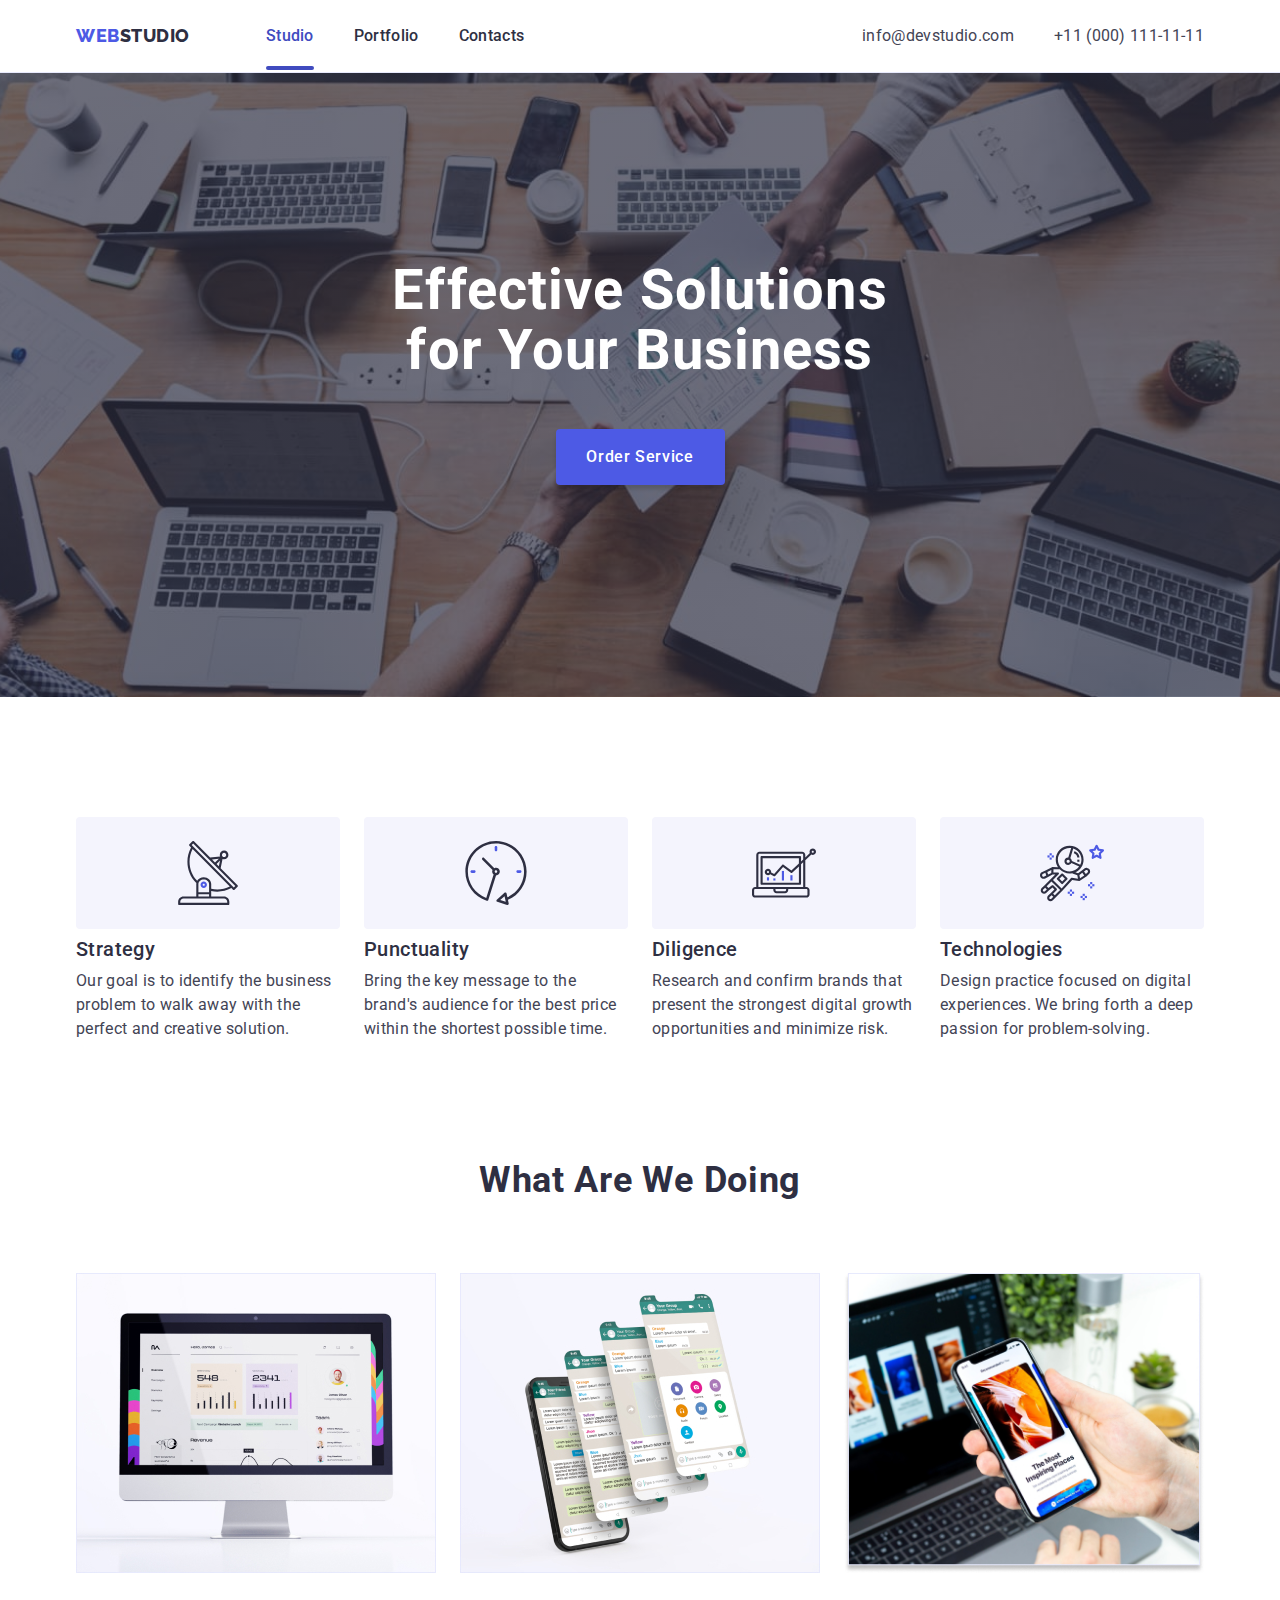
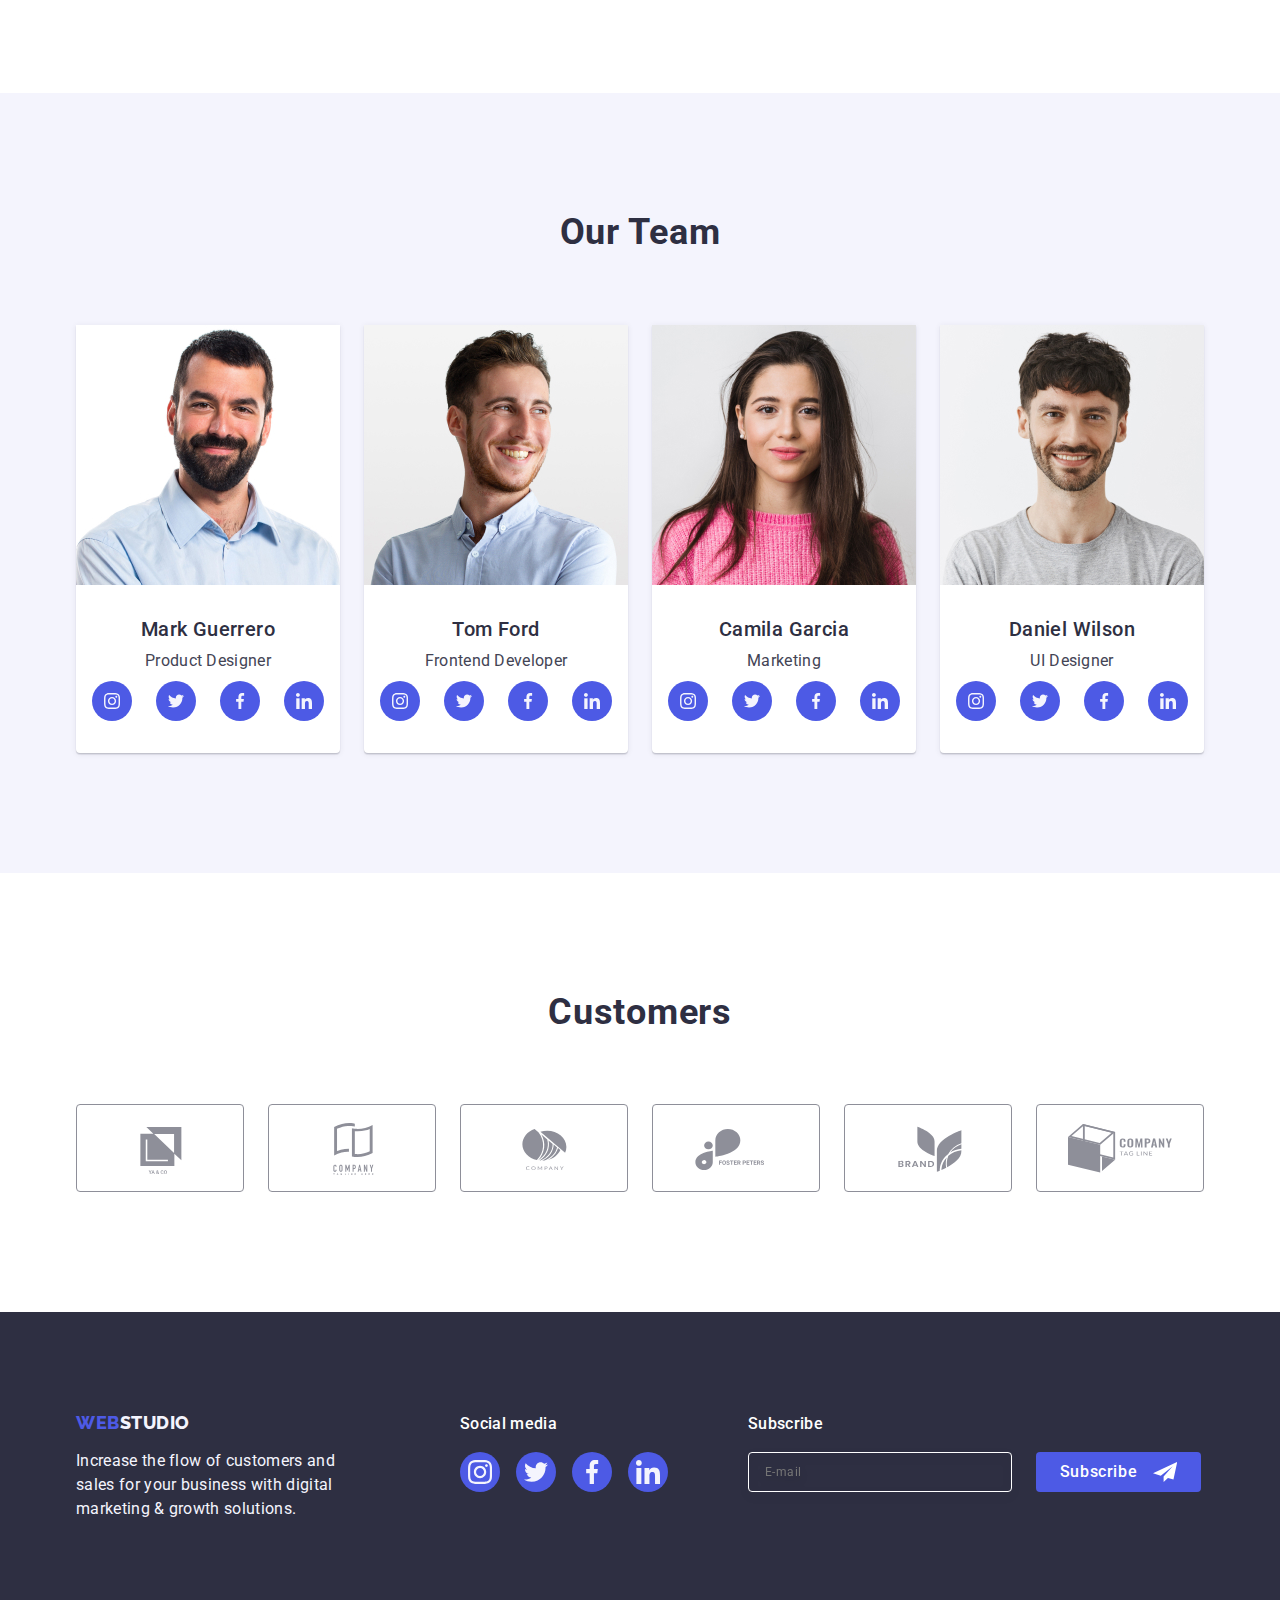
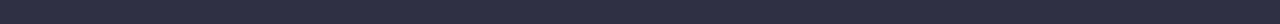
<file: index.html>
<!DOCTYPE html>
<html lang="en">
  <head>
    <meta charset="UTF-8" />
    <meta http-equiv="X-UA-Compatible" content="IE=edge" />
    <meta name="viewport" content="width=device-width, initial-scale=1.0" />
    <title>Document</title>
    <link rel="preconnect" href="https://fonts.googleapis.com">
<link rel="preconnect" href="https://fonts.gstatic.com" crossorigin>
<link href="https://fonts.googleapis.com/css2?family=Raleway:wght@800&family=Roboto:wght@400;500;700;900&display=swap" rel="stylesheet">
<link rel="stylesheet" href="https://cdnjs.cloudflare.com/ajax/libs/modern-normalize/1.1.0/modern-normalize.min.css">
<link rel="stylesheet" href="./css/styles.css">
  </head>
  <!-- Основа -->
  <body>
    <!-- header -->
    <header class="page-header header">
      <div class="container pege-header-conteiner">
        <nav class="page-nav">
          <a class="logo-web header-logo link header-logo" href="./index.html"> Web<span class="logo-studio link">Studio</span> </a>
          <ul class="menu list">
            <li class="menu-item">
              <a class="menu-link link  emphasis-link emphasis" href="./index.html">Studio</a>
            </li>
            <li class="menu-item">
              <a class="menu-link link" href="./portfolio.html">Portfolio</a>
            </li>
            <li class="menu-item">
              <a class="menu-link link" href="">Contacts</a>
            </li>
          </ul>
        </nav>
          <address class="contacts">
            <ul class="contact-nav list">
              <li class="contact-list">
                <a class="contact-info link" href="mailto:info@devstudio.com">info@devstudio.com</a>
              </li>
              <li class="contact-list">
                <a class="contact-info link" href="tel:+110001111111">+11 (000) 111-11-11</a>
              </li>
            </ul>
          </address>
      </div>
    </header>
    <!-- header -->
    <main>
      <!-- section1 -->
        <section class="general-section">
          <div class="container">
            <h1 class="title">Effective Solutions for Your Business</h1>
            <button class="model-btn" type="button" data-modal-open>Order Service</button>
          </div>
        </section>
        <!-- section2 -->
        <section class="general-species-list ">
          <div class="container">
            <h2 class="hiden-index">our advantages</h2>
          <ul class="species list">
            <li class="species-div">
                <div class="cosmo-icon">
                  <svg class="feature-icons" width="64" height="64"> 
                    <use href="./images/icons.svg#icon-antenna" ></use>
                </svg>
                </div>
              <h3 class="species-list" >Strategy</h3>
              <p class="species-list-item">
                Our goal is to identify the business problem to walk away with the perfect and
                creative solution.
              </p>
            </li>
            <li class="species-div">
              <div class="cosmo-icon">
                <svg class="feature-icons " width="64" height="64"> 
                  <use href="./images/icons.svg#icon-clock" ></use>
              </svg>
              </div>
              <h3 class="species-list">Punctuality</h3>
              <p class="species-list-item">
                Bring the key message to the brand's audience for the best price within the shortest
                possible time.
              </p>
            </li>
            <li class="species-div">
              <div class="cosmo-icon">
                <svg class="feature-icons " width="64" height="64"> 
                  <use href="./images/icons.svg#icon-diagram" ></use>
              </svg>
              </div>
              <h3 class="species-list">Diligence</h3>
              <p class="species-list-item">
                Research and confirm brands that present the strongest digital growth opportunities
                and minimize risk.
              </p>
            </li>
            <li class="species-div">
              <div class="cosmo-icon">
                <svg class="feature-icons " width="64" height="64"> 
                  <use href="./images/icons.svg#icon-astronaut" ></use>
              </svg>
              </div>
              <h3 class="species-list">Technologies</h3>
              <p class="species-list-item">
                Design practice focused on digital experiences. We bring forth a deep passion for
                problem-solving.
              </p>
            </li>
          </ul>
          </div>
        </section>
        <!-- section3 -->
      <section class="types-rob">
        <div class="types-work container">
          <h2 class="types-gen-title" >What are we doing</h2>
        <ul class=" types-list list">
          <li class="types-item">
            <img class="types-img" src="./images/monitor.jpg" alt="monitor" width="360" height="300" />
          </li>
          <li class="types-item">
            <img class="types-img" src="./images/story.jpg" alt="story" width="360" height="300" />
          </li>
          <li class="types-item">
            <img class="types-img" src="./images/phone.jpg" alt="phone" width="360" height="300" />
          </li>
        </ul>
        </div>
      </section>
      <!-- section4 -->
      <section class="piople-list">
        <div class="container">
          <h2 class="types-gen-title">Our Team</h2>
          <ul class="team list teim-employees">
            <li class="team-list">
              <img class="people-img" src="./images/markguerrero.jpg" alt="markg" width="264" height="260" />
              <div class="people-windows">
                <h3 class="people">Mark Guerrero</h3>
              <p class="people-work">Product Designer</p>
              <ul class="social-list list">
                <li class="social-list-item">
                  <a href="" class="social-list-link">
                    <svg class="social-list-icon" aria-label="instagram-icon" width="16" height="16">
                      <use href="./images/icons.svg#icon-instagram"></use>
                    </svg>
                  </a>
                </li>
                <li class="social-list-item">
                  <a href="" class="social-list-link">
                    <svg class="social-list-icon" aria-label="twitter-icon" width="16" height="16">
                      <use href="./images/icons.svg#icon-twitter"></use>
                    </svg>
                  </a>
                </li>
                <li class="social-list-item">
                  <a href="" class="social-list-link">
                    <svg class="social-list-icon" aria-label="facebook-icon" width="16" height="16">
                      <use href="./images/icons.svg#icon-facebook"></use>
                    </svg>
                  </a>
                </li>
                <li class="social-list-item">
                  <a href="" class="social-list-link">
                    <svg class="social-list-icon" aria-label="linkedin-icon" width="16" height="16">
                      <use href="./images/icons.svg#icon-linkedin"></use>
                    </svg>
                  </a>
                </li>
              </ul>
              </div>
            </li>
            <li class="team-list">
              <img class="people-img" src="./images/tomford.jpg" alt="tom" width="264" height="260" />
              <div class="people-windows">
                <h3 class="people">Tom Ford</h3>
              <p class="people-work">Frontend Developer</p>
              <ul class="social-list list">
                <li class="social-list-item">
                  <a href="" class="social-list-link">
                    <svg class="social-list-icon" aria-label="instagram-icon" width="16" height="16">
                      <use href="./images/icons.svg#icon-instagram"></use>
                    </svg>
                  </a>
                </li>
                <li class="social-list-item">
                  <a href="" class="social-list-link">
                    <svg class="social-list-icon" aria-label="twitter-icon" width="16" height="16">
                      <use href="./images/icons.svg#icon-twitter"></use>
                    </svg>
                  </a>
                </li>
                <li class="social-list-item">
                  <a href="" class="social-list-link">
                    <svg class="social-list-icon" aria-label="facebook-icon" width="16" height="16">
                      <use href="./images/icons.svg#icon-facebook"></use>
                    </svg>
                  </a>
                </li>
                <li class="social-list-item">
                  <a href="" class="social-list-link">
                    <svg class="social-list-icon" aria-label="linkedin-icon" width="16" height="16">
                      <use href="./images/icons.svg#icon-linkedin"></use>
                    </svg>
                  </a>
                </li>
              </ul>
              </div>
            </li>
            <li class="team-list">
              <img class="people-img" src="./images/camilagarcka.jpg" alt="camila" width="264" height="260" />
              <div class="people-windows">
                <h3 class="people">Camila Garcia</h3>
              <p class="people-work">Marketing</p>
              <ul class="social-list list">
                <li class="social-list-item">
                  <a href="" class="social-list-link">
                    <svg class="social-list-icon" aria-label="instagram-icon" width="16" height="16">
                      <use href="./images/icons.svg#icon-instagram"></use>
                    </svg>
                  </a>
                </li>
                <li class="social-list-item">
                  <a href="" class="social-list-link">
                    <svg class="social-list-icon" aria-label="twitter-icon" width="16" height="16">
                      <use href="./images/icons.svg#icon-twitter"></use>
                    </svg>
                  </a>
                </li>
                <li class="social-list-item">
                  <a href="" class="social-list-link">
                    <svg class="social-list-icon" aria-label="facebook-icon" width="16" height="16">
                      <use href="./images/icons.svg#icon-facebook"></use>
                    </svg>
                  </a>
                </li>
                <li class="social-list-item">
                  <a href="" class="social-list-link">
                    <svg class="social-list-icon" aria-label="linkedin-icon" width="16" height="16">
                      <use href="./images/icons.svg#icon-linkedin"></use>
                    </svg>
                  </a>
                </li>
              </ul>
              </div>
            </li>
            <li class="team-list">
              <img class="people-img" src="./images/danielwilson.jpg" alt="daniel" width="264" height="260" />
              <div class="people-windows">
                <h3 class="people">Daniel Wilson</h3>
              <p class="people-work">UI Designer</p>
              <ul class="social-list list">
                <li class="social-list-item ">
                  <a href="" class="social-list-link">
                    <svg class="social-list-icon" aria-label="instagram-icon" width="16" height="16">
                      <use href="./images/icons.svg#icon-instagram"></use>
                    </svg>
                  </a>
                </li>
                <li class="social-list-item">
                  <a href="" class="social-list-link">
                    <svg class="social-list-icon" aria-label="twitter-icon" width="16" height="16">
                      <use href="./images/icons.svg#icon-twitter"></use>
                    </svg>
                  </a>
                </li>
                <li class="social-list-item">
                  <a href="" class="social-list-link">
                    <svg class="social-list-icon" aria-label="facebook-icon" width="16" height="16">
                      <use href="./images/icons.svg#icon-facebook"></use>
                    </svg>
                  </a>
                </li>
                <li class="social-list-item">
                  <a href="" class="social-list-link">
                    <svg class="social-list-icon" aria-label="linkedin-icon" width="16" height="16">
                      <use href="./images/icons.svg#icon-linkedin"></use>
                    </svg>
                  </a>
                </li>
              </ul>
              </div>
            </li>
          </ul>
        </div>
      </section>
      <!-- section5 -->
      <section class="customers-title">
        <div class="container">
          <h2 class="customers-title-item types-gen-title">Customers</h2>
  <ul class="customers list link">
    <li class="customers-list">
      <a href="" class="customers-list-link">
        <svg class="customers-list-icon" width="104" height="56">
          <use href="./images/icons.svg#icon-logo1"></use>
        </svg>
      </a>
    </li>
    <li class="customers-list">
      <a href="" class="customers-list-link">
        <svg class="customers-list-icon" width="104" height="56" >
          <use href="./images/icons.svg#icon-logo2"></use>
        </svg>
      </a>
    </li>
    <li class="customers-list">
      <a href="" class="customers-list-link">
        <svg class="customers-list-icon" width="104" height="56">
          <use href="./images/icons.svg#icon-logo3"></use>
        </svg>
      </a>
    </li>
    <li class="customers-list">
      <a href="" class="customers-list-link">
        <svg class="customers-list-icon" width="104" height="56">
          <use href="./images/icons.svg#icon-logo4"></use>
        </svg>
      </a>
    </li>
    <li class="customers-list">
      <a href="" class="customers-list-link">
        <svg class="customers-list-icon" width="104" height="56">
          <use href="./images/icons.svg#icon-logo5"></use>
        </svg>
      </a>
    </li>
    <li class="customers-list">
      <a href="" class="customers-list-link">
        <svg class="customers-list-icon" width="104" height="56">
          <use href="./images/icons.svg#icon-logo6"></use>
        </svg>
      </a>
    </li>
  
  </ul>
        </div>
      </section>
    </main>
    <!-- footer -->
    <footer class="page-footer ">
      <div class="container footer-container ">
        <div class="footer-top-page">
          <a class="footer-logo logo-web link" href="./index.html"> Web<span class="logo-studio link logo-studio-footer">Studio</span> </a>      
        <p class="info-footer">
          Increase the flow of customers and sales for your business with digital marketing & growth
          solutions.
        </p>
        </div>
        <div class="footer-social-container">
          <p class="title-body-medium social-text">Social media</p>
          <ul class="social-list list social-list-footer">
            <li class="social-list-item">
              <a href="" class="social-list-link footer-color">
                <svg class="social-list-icon" aria-label="instagram-icon" width="24" height="24">
                  <use href="./images/icons.svg#icon-instagram"></use>
                </svg>
              </a>
            </li>
            <li class="social-list-item">
              <a href="" class="social-list-link footer-color">
                <svg class="social-list-icon" aria-label="twitter-icon" width="24" height="24">
                  <use href="./images/icons.svg#icon-twitter"></use>
                </svg>
              </a>
            </li>
            <li class="social-list-item">
              <a href="" class="social-list-link footer-color">
                <svg class="social-list-icon" aria-label="facebook-icon" width="24" height="24">
                  <use href="./images/icons.svg#icon-facebook"></use>
                </svg>
              </a>
            </li>
            <li class="social-list-item">
              <a href="" class="social-list-link footer-color">
                <svg class="social-list-icon" aria-label="linkedin-icon" width="24" height="24">
                  <use href="./images/icons.svg#icon-linkedin"></use>
                </svg>
              </a>
            </li>
          </ul>
        </div>
        <div class="footer-telegram">
<p class="footer-telegram-text">Subscribe</p>
<form class="footer-telegram-form">
  <label class="footer-telegram-form-label">
    <input class="footer-telegram-input" type="email" name="telegram"  placeholder="E-mail">
  </label>
  <button class="footer-telegram-button" type="submit">Subscribe
    <svg class="footer-telegram-svg" width="24" height="24">
      <use href="./images/icons.svg#icon-telegram-icon"></use>
    </svg>
  </button>
</form>
        </div>
      </div>
    </footer>
    <div class="backdrop is-hidden" data-modal>
      <div class="modal">
        <button type="button" class="modal-close-btn" data-modal-close>
          <svg class="model-close-icon" width="8" height="8">
            <use href="./images/icons.svg#icon-Vector"></use>
          </svg>
        </button>
        <p class="modal-text">Leave your contacts and we will call you back</p>
        <form class="form-container">
            <div class="form-part">
            <label for="user-name" class="form-part-title">Name</label>
            <div class="modal-form-input-desc">
              <input  type="text" name="user-name" id="user-name" class="form-part-text">
            <svg width="18" height="24" class="form-icon">
                <use href="./images/icons.svg#icon-name"></use>
            </svg>
          </div>
            </div>

            <div class="form-part">
            <label for="tel" class="form-part-title">Phone</label>
            <div class="modal-form-input-desc">
              <input type="tel" name="tel" id="tel" class="form-part-text">
              <svg width="18" height="24" class="form-icon">
                <use href="./images/icons.svg#icon-tel"></use>
              </svg>
            </div>
            </div>

            <div class="form-part">
            <label for="mail" class="form-part-title">Email</label>
            <div class="modal-form-input-desc">
              <input type="email" name="mail" id="mail" class="form-part-text">
            <svg width="18" height="24" class="form-icon"><use href="./images/icons.svg#icon-messenge"></use>
            </svg>
                
            
            </div>
            </div>

            <div class="form-part form-part-comment">
            <label for="user-comment" class="form-part-title">Comment</label>
            <textarea name="user-comment" id="user-comment" placeholder="Text input" class="comment-text"></textarea>
            </div>
  


            <div class="bottom-window-container">
                    <input type="checkbox" id="user-privacy" name="user-privacy" value="true" class="checkbox hiden-index">
                    <label  for="user-privacy" class="checkbox-item">
                      <span class="span-checkbox">
                        <svg width="10" height="8" class="accept-icon">
                          <use href="./images/icons.svg#icon-veki"></use>
                      </svg>
                      </span>
                      I accept the terms and conditions of the 
                       <a href="" class="link-policy"> Privacy Policy </a>
                    </label>
             
            </div>

            <button type="submit" class="button model-btn"><span class="modal-button-text">Send</span></button>
        </form>
       
      </div>
    </div>
    <script src="./js/modal.js"></script>
  </body>
</html>
</file>
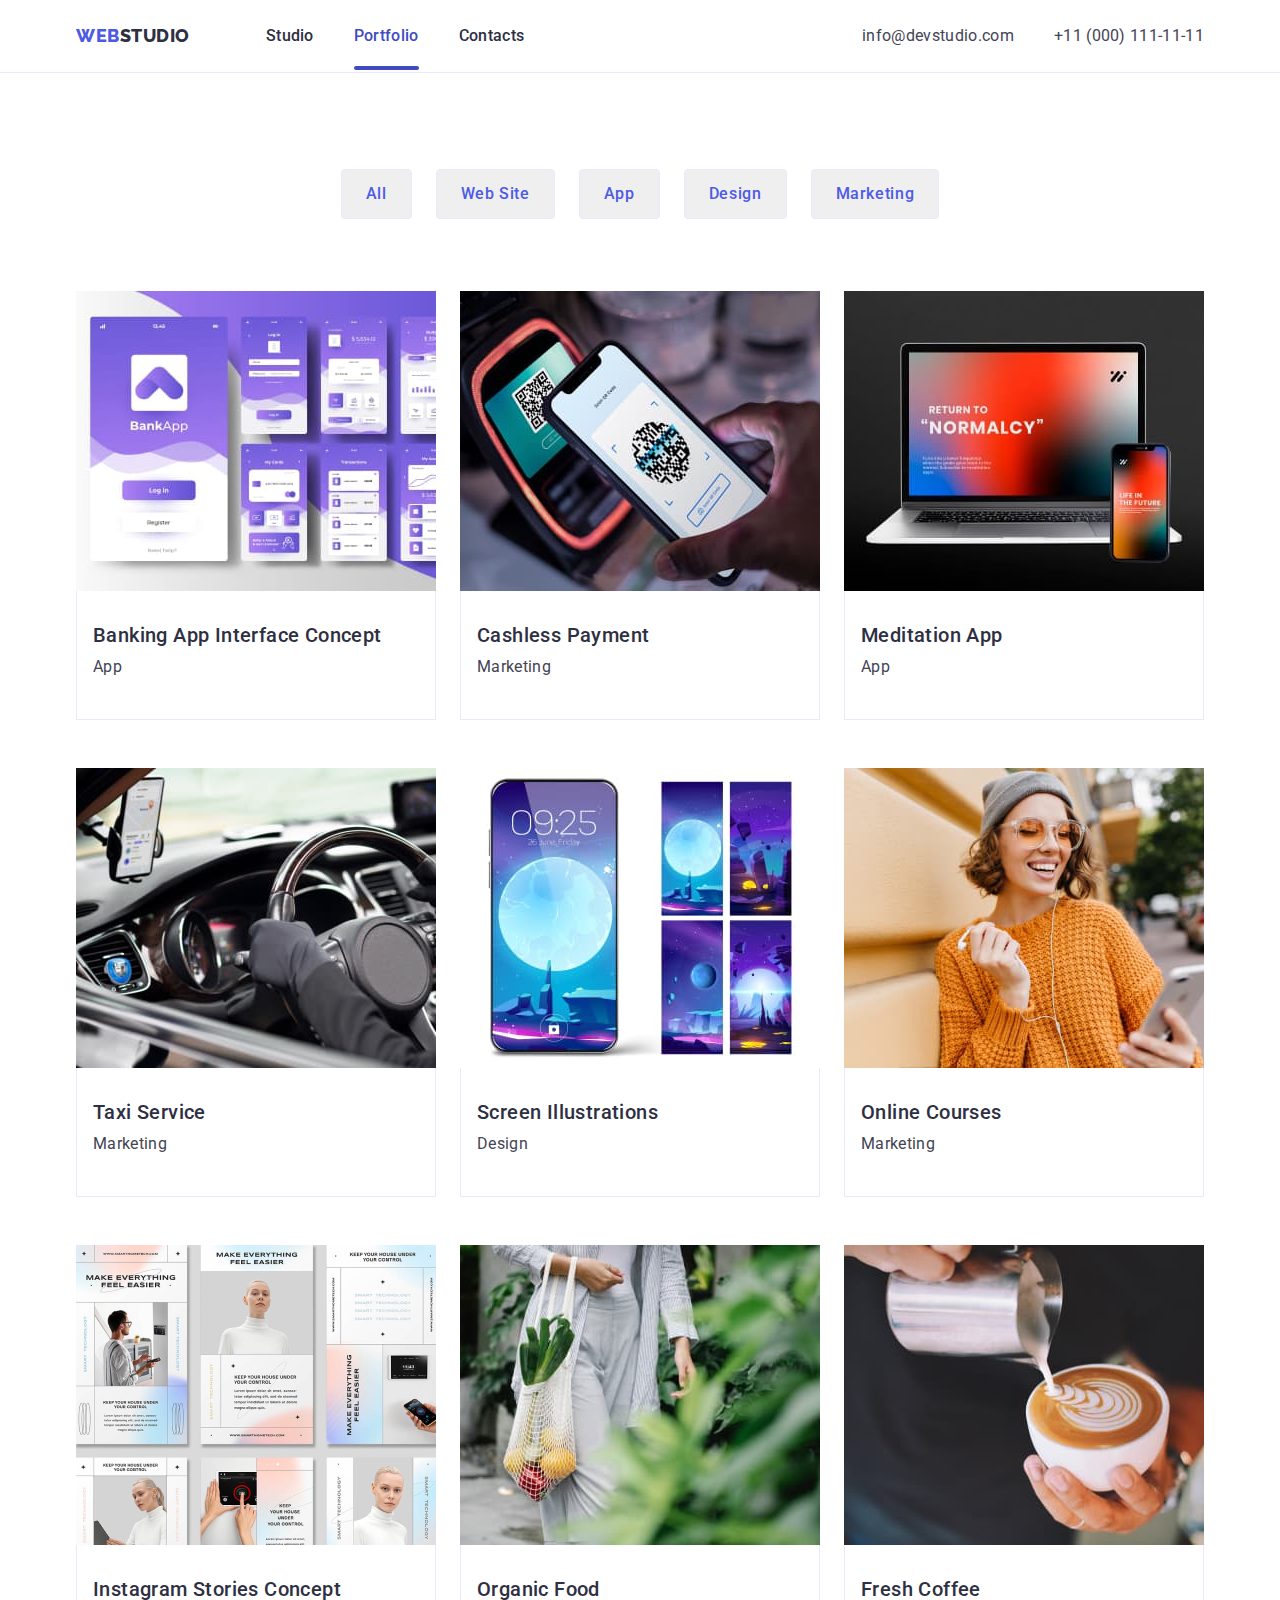
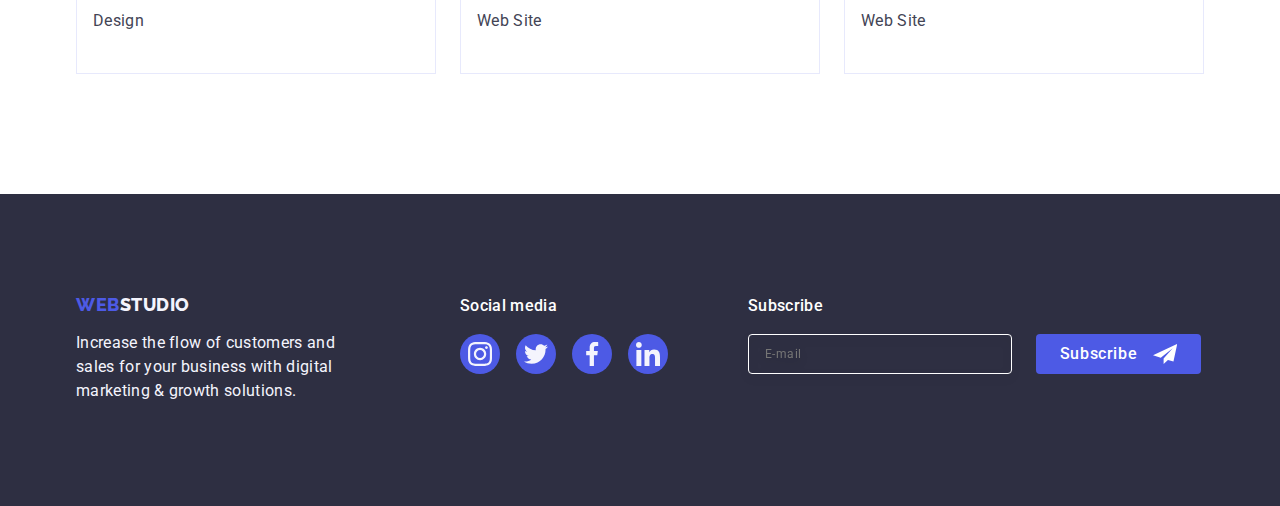
<file: portfolio.html>
<!DOCTYPE html>
<html lang="en">
  <head>
    <meta charset="UTF-8" />
    <meta http-equiv="X-UA-Compatible" content="IE=edge" />
    <meta name="viewport" content="width=device-width, initial-scale=1.0" />
    <title>Document</title>
    <link rel="preconnect" href="https://fonts.googleapis.com">
<link rel="preconnect" href="https://fonts.gstatic.com" crossorigin>
<link href="https://fonts.googleapis.com/css2?family=Raleway:wght@800&family=Roboto:wght@400;500;700;900&display=swap" rel="stylesheet">
<link rel="stylesheet" href="https://cdnjs.cloudflare.com/ajax/libs/modern-normalize/1.1.0/modern-normalize.min.css"><link rel="stylesheet" href="./css/styles.css">
  </head>
  <body>
    <header class="page-header">
      <div class="container pege-header-conteiner">
        <nav class="page-nav">
          <a class="logo-web header-logo link header-logo" href="./index.html"> Web<span class="logo-studio link">Studio</span> </a>
          <ul class="menu list">
            <li class="menu-item">
              <a class="menu-link link" href="./index.html">Studio</a>
            </li>
            <li class="menu-item">
              <a class="menu-link link  emphasis-link emphasis" href="./portfolio.html">Portfolio</a>
            </li>
            <li class="menu-item">
              <a class="menu-link link" href="">Contacts</a>
            </li>
          </ul>
        </nav>
          <address class="contacts">
            <ul class="contact-nav list">
              <li class="contact-list">
                <a class="contact-info link" href="mailto:info@devstudio.com">info@devstudio.com</a>
              </li>
              <li class="contact-list">
                <a class="contact-info link" href="tel:+110001111111">+11 (000) 111-11-11</a>
              </li>
            </ul>
          </address>
      </div>
    </header>
    <main class="portfolio">
      <section class="portfolio-button ">
        <div class="portfolio-gen container">
          <h1 class="hiden-index">hiden-index</h1>
        <ul class="list-button list">
          <li class="button-item">
            <button class="button-clik" type="button">All</button>
          </li>
          <li class="button-item">
            <button class="button-clik" type="button">Web Site</button>
          </li>
          <li class="button-item">
            <button class="button-clik" type="button">App</button>
          </li>
          <li class="button-item">
            <button class="button-clik" type="button">Design</button>
          </li>
          <li class="button-item">
            <button class="button-clik" type="button">Marketing</button>
          </li>
        </ul>
        <ul class="portfolio-two-list list">
            <li class="portfolio-item">
              <a class="portfolio-link link" href="">
                <div class="portfolio-img-overlay">
                  <img src="./images/interface.jpg" alt="interface" width="360">
                  <p class="overlay">14 Stylish and User-Friendly App Design Concepts · Task Manager App · Calorie Tracker App · Exotic Fruit Ecommerce App · Cloud Storage App</p>
                </div>
                <div class="portfolio-galery-list">
                  <h2 class="people" >Banking App Interface Concept</h2>
                <p class="people-work">App</p>
                </div>
              </a>
            </li>
            <li class="portfolio-item">
              <a class="portfolio-link link" href="">
                <div class="portfolio-img-overlay">
                  <img src="./images/app.jpg" alt="App" width="360">
                  <p class="overlay">14 Stylish and User-Friendly App Design Concepts · Task Manager App · Calorie Tracker App · Exotic Fruit Ecommerce App · Cloud Storage App</p>
                </div>
             <div class="portfolio-galery-list">
              <h2 class="people">Cashless Payment</h2>
              <p class="people-work">Marketing</p>
             </div> 
            </a>
            </li>
            <li class="portfolio-item">
              <a class="portfolio-link link" href="">
                <div class="portfolio-img-overlay">
                  <img src="./images/meditation.jpg" alt="Meditation" width="360">
                  <p class="overlay">14 Stylish and User-Friendly App Design Concepts · Task Manager App · Calorie Tracker App · Exotic Fruit Ecommerce App · Cloud Storage App</p>
                </div>
              <div class="portfolio-galery-list">
                <h2 class="people">Meditation App</h2>
              <p class="people-work">App</p>
              </div>
            </a>
            </li>
            <li class="portfolio-item">
              <a class="portfolio-link link" href="">
                <div class="portfolio-img-overlay">
                  <img src="./images/taxi.jpg" alt="Taxi Service" width="360">
                  <p class="overlay">14 Stylish and User-Friendly App Design Concepts · Task Manager App · Calorie Tracker App · Exotic Fruit Ecommerce App · Cloud Storage App</p>
                </div>
              <div class="portfolio-galery-list">
                <h2 class="people">Taxi Service</h2>
              <p class="people-work">Marketing</p>
              </div>
            </a>
            </li>
            <li class="portfolio-item">
              <a class="portfolio-link link" href="">
                <div class="portfolio-img-overlay">
                  <img src="./images/screen.jpg" alt="Screen Illustrations" width="360">
                  <p class="overlay">14 Stylish and User-Friendly App Design Concepts · Task Manager App · Calorie Tracker App · Exotic Fruit Ecommerce App · Cloud Storage App</p>
                </div>
             <div class="portfolio-galery-list">
              <h2 class="people">Screen Illustrations</h2>
              <p class="people-work">Design</p>
             </div>
            </a>
            </li>
            <li class="portfolio-item">
              <a class="portfolio-link link" href="">
                <div class="portfolio-img-overlay">
                  <img src="./images/onlinecou.jpg" alt="Online Courses" width="360">
                  <p class="overlay">14 Stylish and User-Friendly App Design Concepts · Task Manager App · Calorie Tracker App · Exotic Fruit Ecommerce App · Cloud Storage App</p>
                </div>
              <div class="portfolio-galery-list">
                <h2 class="people">Online Courses</h2>
              <p class="people-work">Marketing</p>
              </div>
            </a>
            </li>
            <li class="portfolio-item">
              <a class="portfolio-link link" href="">
                <div class="portfolio-img-overlay">
                  <img src="./images/insstories.jpg" alt="Instagram Stories Concept" width="360">
                  <p class="overlay">14 Stylish and User-Friendly App Design Concepts · Task Manager App · Calorie Tracker App · Exotic Fruit Ecommerce App · Cloud Storage App</p>
                </div>
              <div class="portfolio-galery-list">
                <h2 class="people">Instagram Stories Concept</h2>
              <p class="people-work">Design</p>
              </div>
            </a>
            </li>
            <li class="portfolio-item">
              <a class="portfolio-link link" href="">
                <div class="portfolio-img-overlay">
                  <img src="./images/organic.jpg" alt="Organic Food" width="360">
                  <p class="overlay">14 Stylish and User-Friendly App Design Concepts · Task Manager App · Calorie Tracker App · Exotic Fruit Ecommerce App · Cloud Storage App</p>
                </div>
              <div class="portfolio-galery-list">
                <h2 class="people">Organic Food</h2>
              <p class="people-work">Web Site</p>
              </div>
            </a>
            </li>
            <li class="portfolio-item">
              <a class="portfolio-link link" href="">
                <div class="portfolio-img-overlay">
                  <img src="./images/coffee.jpg" alt="Fresh Coffee" width="360">
                  <p class="overlay">14 Stylish and User-Friendly App Design Concepts · Task Manager App · Calorie Tracker App · Exotic Fruit Ecommerce App · Cloud Storage App</p>
                </div>
              <div class="portfolio-galery-list">
                <h2 class="people">Fresh Coffee</h2>
              <p class="people-work">Web Site</p>
              </div>
              </a>            
            </li>
        </ul>
        </div>
      </section>
    </main>
        <!-- footer -->
        <footer class="page-footer ">
          <div class="container footer-container ">
            <div class="footer-top-page">
              <a class="footer-logo logo-web link" href="./index.html"> Web<span class="logo-studio link logo-studio-footer">Studio</span> </a>      
            <p class="info-footer">
              Increase the flow of customers and sales for your business with digital marketing & growth
              solutions.
            </p>
            </div>
            <div class="footer-social-container">
              <p class="title-body-medium social-text">Social media</p>
              <ul class="social-list list social-list-footer">
                <li class="social-list-item">
                  <a href="" class="social-list-link footer-color">
                    <svg class="social-list-icon" aria-label="instagram-icon" width="24" height="24">
                      <use href="./images/icons.svg#icon-instagram"></use>
                    </svg>
                  </a>
                </li>
                <li class="social-list-item">
                  <a href="" class="social-list-link footer-color">
                    <svg class="social-list-icon" aria-label="twitter-icon" width="24" height="24">
                      <use href="./images/icons.svg#icon-twitter"></use>
                    </svg>
                  </a>
                </li>
                <li class="social-list-item">
                  <a href="" class="social-list-link footer-color">
                    <svg class="social-list-icon" aria-label="facebook-icon" width="24" height="24">
                      <use href="./images/icons.svg#icon-facebook"></use>
                    </svg>
                  </a>
                </li>
                <li class="social-list-item">
                  <a href="" class="social-list-link footer-color">
                    <svg class="social-list-icon" aria-label="linkedin-icon" width="24" height="24">
                      <use href="./images/icons.svg#icon-linkedin"></use>
                    </svg>
                  </a>
                </li>
              </ul>
            </div>
            <div class="footer-telegram">
    <p class="footer-telegram-text">Subscribe</p>
    <form class="footer-telegram-form">
      <label class="footer-telegram-form-label">
        <input class="footer-telegram-input" type="email" name="telegram"  placeholder="E-mail">
      </label>
      <button class="footer-telegram-button" type="submit">Subscribe
        <svg class="footer-telegram-svg" width="24" height="24">
          <use href="./images/icons.svg#icon-telegram-icon"></use>
        </svg>
      </button>
    </form>
            </div>
          </div>
        </footer>
  </body>
</html>
</file>
<file: css/styles.css>
body {
  font-family: 'Roboto', sans-serif;

  color: #434455;
  background-color: var(--white);
}
.list {
  list-style: none;
}
.link {
  text-decoration: none;
}
:root {
  --white: #ffffff;
  --transition-duration-and-funk: 250ms cubic-bezier(0.4, 0, 0.2, 1);
  --color-span:#404bbf;
  --span-border:none;
  --span-fill:#ffffff;
}

button {
  cursor: pointer;
}

h1,
h2,
h3,
h4,
p {
  margin-top: 0;
  margin-bottom: 0;
}

ul,
ol {
  margin-top: 0;
  margin-bottom: 0;
  padding-left: 0;
}

img {
  display: block;
}
.container {
  width: 1158px;
  margin-left: auto;
  margin-right: auto;
  padding-left: 15px;
  padding-right: 15px;
  margin: 0 auto;
}
.header {
  box-shadow: 0px 2px 1px rgba(46, 47, 66, 0.08), 0px 1px 1px rgba(46, 47, 66, 0.16),
    0px 1px 6px rgba(46, 47, 66, 0.08);
}
/* header */
.emphasis::after {
  position: absolute;
  content: '';
  display: block;
  width: 100%;
  height: 4px;
  background-color: #404BBF;
  border-radius: 2px;
  left: 0;
  bottom: -1px;
}

.page-header {
  padding-top: 24px;
  padding-bottom: 24px;
  border-bottom: 1px solid #e7e9fc;
}
.pege-header-conteiner {
  display: flex;
  align-items: center;
}
.menu {
  display: flex;
  align-items: center;
  gap: 40px;
}
.page-nav {
  display: flex;
  align-items: center;
}
.menu-link {
  padding-top: 24px;
  padding-bottom: 24px;
  transition: color var(--transition-duration-and-funk);
}

.menu-link:hover,
.menu-link:focus {
  color: #404bbf;
}
.contacts {
  margin-left: auto;
}
.contact-info {
  font-family: 'Roboto', sans-serif;
  font-style: normal;
  font-weight: 400;
  font-size: 16px;
  line-height: 24px;
  letter-spacing: 0.02em;
  color: #434455;
  transition: color var(--transition-duration-and-funk);
}
.contact-info:hover,
.contact-info:focus {
  color: #404bbf;
}

.contact-nav {
  display: flex;
  gap: 40px;
  align-items: center;
}
.header-logo {
  margin-right: 76px;
}

.logo-studio {
  font-family: 'Raleway', sans-serif;
  font-weight: 800;
  font-size: 18px;
  line-height: 1.17;
  letter-spacing: 0.03em;
  text-transform: uppercase;
  color: #2e2f42;
}
.logo-web {
  font-family: 'Raleway', sans-serif;
  font-weight: 800;
  font-size: 18px;
  line-height: 1.17;
  letter-spacing: 0.03em;
  text-transform: uppercase;
  color: #4d5ae5;
  display: inline-block;
}
.menu-link {
  font-family: 'Roboto', sans-serif;
  font-style: normal;
  font-weight: 500;
  font-size: 16px;
  line-height: 1.5;
  letter-spacing: 0.02em;
  color: #2e2f42;
}
.emphasis-link {
  padding: 24px 0 24px 0;
  position: relative;
  color: #404bbf;
}
/* main */
/*section1*/
.general-section {
  background: #2e2f42;
  margin-top: 0;
  margin-bottom: 0;
  padding: 188px 0 188px 0;
  text-align: center;
  max-width: 1440px;
  margin: 0 auto;
  background-image: linear-gradient(rgba(46, 47, 66, 0.7), rgba(46, 47, 66, 0.7)),
    url('../images/hero.jpg');
  background-repeat: no-repeat;
  background-position: center;
  background-size: cover;
}

.title {
  font-family: 'Roboto', sans-serif;
  font-style: normal;
  line-height: 1.07;
  text-align: center;
  letter-spacing: 0.02em;
  color: white;
  margin-bottom: 48px;
  max-width: 496px;
  margin-left: auto;
  margin-right: auto;
  font-size: 56px;
}
.model-btn {
  display: block;
  color: var(--white);
  background-color: #4d5ae5;
  font-family: 'Roboto', sans-serif;
  font-size: 16px;
  font-weight: 500;
  line-height: 1.5;
  letter-spacing: 0.04em;
  list-style: none;
  border-color: #4d5ae5;
  border-radius: 4px;
  padding: 16px 32px;
  min-width: 169px;
  margin-left: auto;
  margin-right: auto;
  padding: 0;
  height: 56px;
  border: none;
  transition: background-color 250ms cubic-bezier(0.4, 0, 0.2, 1);
}
.model-btn:hover,
.model-btn:focus {
  background-color: #404bbf;
  color: var(--white);
  border: none;
}
/* section2 */
.general-species-list {
  padding-top: 120px;
  padding-bottom: 120px;
}
.feature-icons {
  display: flex;
  justify-content: center;
  column-gap: 24px;
}
.cosmo-icon {
  display: flex;
  justify-content: center;
  align-items: center;
  width: 264px;
  height: 112px;
  background-color: #f4f4fd;
  border-radius: 4px;
  margin-bottom: 8px;
}
.hiden-index {
  position: absolute;
  width: 1px;
  height: 1px;
  margin: -1px;
  border: 0;
  padding: 0;
  white-space: nowrap;
  clip-path: inset(100%);
  clip: rect(0 0 0 0);
  overflow: hidden;
}
.species {
  display: flex;
  gap: 24px;
}
.species-list {
  font-family: 'Roboto', sans-serif;
  font-style: normal;
  font-weight: 500;
  font-size: 20px;
  line-height: 1.2;
  letter-spacing: 0.02em;
  color: #2e2f42;
  margin-bottom: 8px;
}
.species-list-item {
  font-family: 'Roboto', sans-serif;
  font-style: normal;
  font-weight: 400;
  font-size: 16px;
  line-height: 1.5;
  letter-spacing: 0.02em;
  color: #434455;
}
.species-div {
  width: calc((100% - 72px) / 4);
}
/* section3 */
.types-gen-title {
  font-family: 'Roboto', sans-serif;
  font-style: normal;
  font-weight: 700;
  font-size: 36px;
  line-height: 1.11;
  text-align: center;
  letter-spacing: 0.02em;
  text-transform: capitalize;
  color: #2e2f42;
  margin-bottom: 72px;
}

.types-list {
  display: flex;
  gap: 24px;
  border-radius: 0px 0px 4px 4px;
}

.types-rob {
  padding-bottom: 120px;
}
/* section4 */
.people-windows {
  padding: 32px 0;
  text-align: center;
}
.people {
  font-family: 'Roboto', sans-serif;
  font-style: normal;
  font-weight: 500;
  font-size: 20px;
  line-height: 1.2;
  letter-spacing: 0.02em;
  color: #2e2f42;
  margin-bottom: 8px;
}
.people-work {
  font-family: 'Roboto', sans-serif;
  font-style: normal;
  font-weight: 400;
  font-size: 16px;
  line-height: 1.5;
  letter-spacing: 0.02em;
  color: #434455;
  margin-bottom: 8px;
}
.team-list {
  flex-basis: calc((100% - 3 * 24px) / 4);
  background-color: #ffffff;
  border-radius: 0 0 4px 4px;
  box-shadow: 0px 2px 1px rgba(46, 47, 66, 0.08), 0px 1px 1px rgba(46, 47, 66, 0.16),
    0px 1px 6px rgba(46, 47, 66, 0.08);
}

.team {
  background-color: #f4f4fd;
  display: flex;
  gap: 24px;
}
.piople-list {
  background-color: #f4f4fd;
  padding: 120px 0;
}
.social-list {
  display: flex;
  justify-content: center;
  gap: 24px;
}
.social-list-link {
  display: flex;
  justify-content: center;
  align-items: center;
  width: 40px;
  height: 40px;
  border-radius: 50%;
  background-color: #4d5ae5;
  transition: background-color var(--transition-duration-and-funk);
}
.social-list-icon {
  fill: #f4f4fd;
}
.social-list-link:hover,
.social-list-link:focus {
  background-color: #404bbf;
}
/* section-5 */
.customers-title {
  padding-top: 120px;
  padding-bottom: 120px;
}
.customers-title-item {
  line-height: 1.1;
}
.customers {
  display: flex;
  justify-content: center;
  gap: 24px;
}
.customers-list-link {
  display: flex;
  justify-content: center;
  align-items: center;
  width: 168px;
  height: 88px;
  border: 1px solid #8e8f99;
  border-radius: 4px;
  color: #8e8f99;
  transition: border-color 250ms cubic-bezier(0.4, 0, 0.2, 1), color 250ms cubic-bezier(0.4, 0, 0.2, 1);
}
.customers-list-icon {
    fill: currentColor;
   
}
.customers-list-link:hover,
.customers-list-link:focus {
    border-color: #404bbf;
    color: #404bbf;
}

/* footer */
.title-body-medium {
  font-weight: 500;
  line-height: 1.5;
  font-size: 16px;
  letter-spacing: 0.02em;
}
.footer-container {
  align-items: baseline;
  display: flex;
}
.footer-social-container {
  display: block;
}
.social-text {
  margin-bottom: 16px;
  color: white;
}
.social-list-footer {
  gap: 16px;
}
.footer-logo {
  margin-bottom: 16px;
}
.footer-top-page {
  background-color: #2e2f42;
  margin-right: 120px;
}
.page-footer {
  background: #2e2f42;
  height: 312px;
  padding: 100px 0 100px 0;
}
.info-footer {
  font-family: 'Roboto', sans-serif;
  font-style: normal;
  font-weight: 400;
  font-size: 16px;
  line-height: 1.5;
  letter-spacing: 0.02em;
  color: #f4f4fd;
  max-width: 264px;
}

.logo-studio-footer {
  font-family: 'Raleway', sans-serif;
  font-style: normal;
  font-weight: 800;
  font-size: 18px;
  line-height: 1.16p;
  align-items: center;
  letter-spacing: 0.03em;
  text-transform: uppercase;
  color: #f4f4fd;
  margin-top: 16px;
}
.foter-social {
  display: flex;
  justify-content: flex-;
}
.footer-color {
  transition: background-color var(--transition-duration-and-funk);
}

.footer-color:hover,
.footer-color:focus {
  background-color: #31d0aa;
}
.footer-telegram-text {
  margin-bottom: 16px;
  font-weight: 500;
  font-size: 16px;
  line-height: 1.5;
  letter-spacing: 0.02em;
  color: #ffffff; 
  margin-left: 80px;
}
.footer-telegram-form {
  display: flex
}
.footer-telegram-form-label {
  margin-right: 24px;
}
.footer-telegram-input {
  width: 264px;
  height: 40px;
  border: 1px solid #ffffff;
  background-color: transparent;
  font-size: 12px;
  line-height: 1.5;
  letter-spacing: 0.04em;
  padding-left: 16px;
  filter: drop-shadow(0px 4px 4px rgba(0, 0, 0, 0.15));
  border-radius: 4px;
  color: #ffffff;
  margin-left: 80px;

}
.footer-telegram-button {
  min-width: 165px; 
  height: 40px; 
  display: flex;
  justify-content: center;
  align-items: center;
  font-family: "Roboto", sans-serif;
  font-size: 16px;
  font-weight: 500;
  line-height: 1.5;
  letter-spacing: 0.04em;
  color: #ffffff;
  cursor: pointer;
  background-color: #4D5AE5;
  border: none;
  border-radius: 4px;
}
.footer-telegram-svg {
  margin-left: 16px;
}
/* portfolio */

.button-clik {
  font-family: 'Roboto', sans-serif;
  font-style: normal;
  font-weight: 500;
  font-size: 16px;
  line-height: 1.5;
  letter-spacing: 0.04em;
  color: #4d5ae5;
  border: 1px solid transparent;
  border-radius: 4px;
  padding: 12px 24px;
  border: 1px solid #e7e9fc;
  transition:  color 250ms cubic-bezier(0.4, 0, 0.2, 1), background-color 250ms cubic-bezier(0.4, 0, 0.2, 1), border-color 250ms cubic-bezier(0.4, 0, 0.2, 1), box-shadow 250ms cubic-bezier(0.4, 0, 0.2, 1);
}
.button-clik:hover,
.button-clik:focus {
  color: var(--white);
  background: #404bbf;
  cursor: pointer;
  border: 1px solid transparent;
  box-shadow: 0px 3px 1px rgba(0, 0, 0, 0.1), 0px 2px 1px rgba(0, 0, 0, 0.08), 0px 2px 2px rgba(0, 0, 0, 0.12);
}
.portfolio-link {
    display: block;
    transition: box-shadow 250ms cubic-bezier(0.4, 0, 0.2, 1);
}
.portfolio-link:focus,
.portfolio-link:hover {
    box-shadow: 0px 1px 6px rgba(46, 47, 66, 0.08), 0px 1px 1px rgba(46, 47, 66, 0.16), 0px 2px 1px rgba(46, 47, 66, 0.08);
}
   

.list-button {
  display: flex;
  justify-content: center;
  gap: 24px;
  margin-bottom: 72px;
}
.portfolio-two-list {
  display: flex;
  flex-wrap: wrap;
  column-gap: 24px;
  row-gap: 48px;
}
.portfolio-item {
  width: calc((100% - 48px) / 3);
}
.people {
  margin-bottom: 8px;
}
.portfolio-galery-list {
  padding: 32px 16px;
  border: 1px solid #e7e9fc;
  border-top: none;
}

.portfolio-button {
  padding: 96px 0 120px;
}
.portfolio-img-overlay {
  position: relative;
  overflow: hidden;
}
.overlay {
  font-family: 'Roboto';
  font-style: normal;
  font-weight: 400;
  font-size: 16px;
  line-height: 24px;
  letter-spacing: 0.02em;
  color: rgba(244, 244, 253, 1);
  background: rgba(77, 90, 229, 1);
  position: absolute;
  top: 0;
  left: 0;
  width: 100%;
  height: 100%;
  padding: 40px 32px; 
  overflow: auto;
  transform: translate(0px, 100%);
  transition: transform var(--transition-duration-and-funk);

}
.portfolio-link:hover .overlay,
.portfolio-link:focus .overlay {
transform: translate(0%);
}
/* backdrop */
.model-close-icon {
  transition: fill 250ms cubic-bezier(0.4, 0, 0.2, 1);
  
}
.backdrop {
  position: fixed;
  top: 0;
  left: 0;
  width: 100%;
  height: 100%;
  background:rgba(46, 47, 66, 0.4);
  opacity: 1;
  visibility: visible;
  pointer-events: auto;
  transition: opacity var(--transition-duration-and-funk), visibility var(--transition-duration-and-funk);

}
.modal {
  position: absolute;
  top:50%;
  left: 50%;
  transform: translate(-50%, -50%);
  width: 408px;
  min-height: 576px;
  box-shadow: 0px 1px 1px rgba(0, 0, 0, 0.14), 0px 1px 3px rgba(0, 0, 0, 0.12), 0px 2px 1px rgba(0, 0, 0, 0.2);
  border-radius: 4px;
  background: rgba(252, 252, 252, 1);
  transition: transform 250ms cubic-bezier(0.4, 0, 0.2, 1);
  padding: 72px 24px 24px;
}



.modal-close-btn {
  position: absolute;
  top: 24px;
  right: 24px;
  display: flex;
  align-items: center;
  justify-content: center;
  width: 24px;
  height: 24px;
  padding: 0;
  background-color: #E7E9FC;
  border-radius: 50%;
  border: 1px solid rgba(0, 0, 0, 0.1);
  cursor: pointer;
  transition: background-color 250ms cubic-bezier(0.4, 0, 0.2, 1), border 250ms cubic-bezier(0.4, 0, 0.2, 1);
  }
  .modal-close-btn:hover,
  .modal-close-btn:focus {
    background-color: #404bbf;
    border: none;
    fill: #ffffff;
  }
.is-hidden {
  opacity: 0;
  visibility: hidden;
  pointer-events: none;
}
/* Modal Form */
.button{
  font-family: 'Roboto', sans-serif;
  font-weight: 500;
  letter-spacing: 0.04em;
  line-height: 1.5;
  font-size: 16px;
  border: none;
}
.modal-text {
 text-align: center;
  font-weight: 500;
  font-size: 16px;
  line-height: 1.5;
  letter-spacing: 0.02em;
  color: #2E2F42;
  margin-bottom: 16px;
}
.form-container {
  width: 360px;
  margin-top: 16px;
  margin-left: auto;
  margin-right: auto;
}

.form-part {
  margin-bottom: 8px;
}

.form-part-comment {
  margin-bottom: 16px;
}

.form-part-title {
  display: block;
  margin-bottom: 4px;
  font-weight: 400;
  font-size: 12px;
  line-height: 1.17;
  letter-spacing: 0.04em;
  color: #8E8F99;
}

.form-part-text {
  width: 100%;
  height: 40px;
  border: 1px solid rgba(46, 47, 66, 0.2);
  border-radius: 4px;
  padding-left: 38px;
  outline: transparent;
  background-color: transparent;
  transition: border-color 250ms cubic-bezier(0.4, 0, 0.2, 1);
} 

.form-part-text:focus {
  outline: none;
  border: 1px solid #4D5AE5;

}


.form-part-text:focus+.form-icon {
  fill: #4D5AE5;
}

.comment-text {
 background-color: #FCFCFC;
 width: 100%;
 height: 120px;
 font-size: 12px;
 line-height: 1.17;
 letter-spacing: 0.04em;
 color: rgba(46, 47, 66, 0.4);
 border: 1px solid rgba(46, 47, 66, 0.2);
 background-color: transparent; 
  border-radius: 4px;
  padding: 8px 16px;
  outline: transparent;
  resize: none;
  transition: border-color 250ms cubic-bezier(0.4, 0, 0.2, 1);
}

.comment-text::placeholder {
  font-weight: 400;
  font-size: 12px;
  line-height: 1.17;
  color: rgba(46, 47, 66, 0.4);
  letter-spacing: 0.04em;
}

.comment-text:focus {
  outline: none;
  border: 1px solid #4D5AE5;
}

.bottom-window-container { 
 
 margin-bottom: 24px;
}




.checkbox-item {
 align-items: center;
  font-weight: 400;
  font-size: 12px;
  line-height: 1.17;
  letter-spacing: 0.04em;
  color: #8E8F99;
 margin-top: 16px;
 display: flex;
}
.span-checkbox {
  display: inline-flex;
  width: 16px;
  height: 16px;
  border: 1px solid #2e2f42;
  border-radius: 2px;
  align-items: center;
  justify-content: center; 
  background-color: #FFFFFF;
  fill: transparent;
  
}

.checkbox:checked + .checkbox-item .span-checkbox {
  background-color: var(--color-span) ;
  border: var(--span-border);
  fill: var(--span-fill);
  border-color: var(--color-span);
}


.form-icon {
  position: absolute;
  top: 50%;
  left: 16px;
  transform:translateY(-50%);
  fill: #2E2F42;
  transition: fill 250ms cubic-bezier(0.4, 0, 0.2, 1);
}
.modal-form-input-desc {
  position: relative;
}
.accept-icon {
 fill: rgba(244, 244, 253, 1);
}

.policy-text {
margin-left: 8px;
}
.link-policy {
 color: #4D5AE5;
 margin-right: 2px;
}
.model-btn {
  width: 169px;
  border: 1px solid #4D5AE5;
  border-radius: 4px;
  background-color: #4D5AE5;
  box-shadow: 0px 4px 4px rgba(0, 0, 0, 0.15);
  color: white;
  margin-bottom: 24px;
  padding: 0;
  border: none;
}

 .modal-button-text {
     font-weight: 500;
     font-size: 16px;
     line-height: 1.5;
     letter-spacing: 0.04em;
 }
/* Modal Form */
</file>
